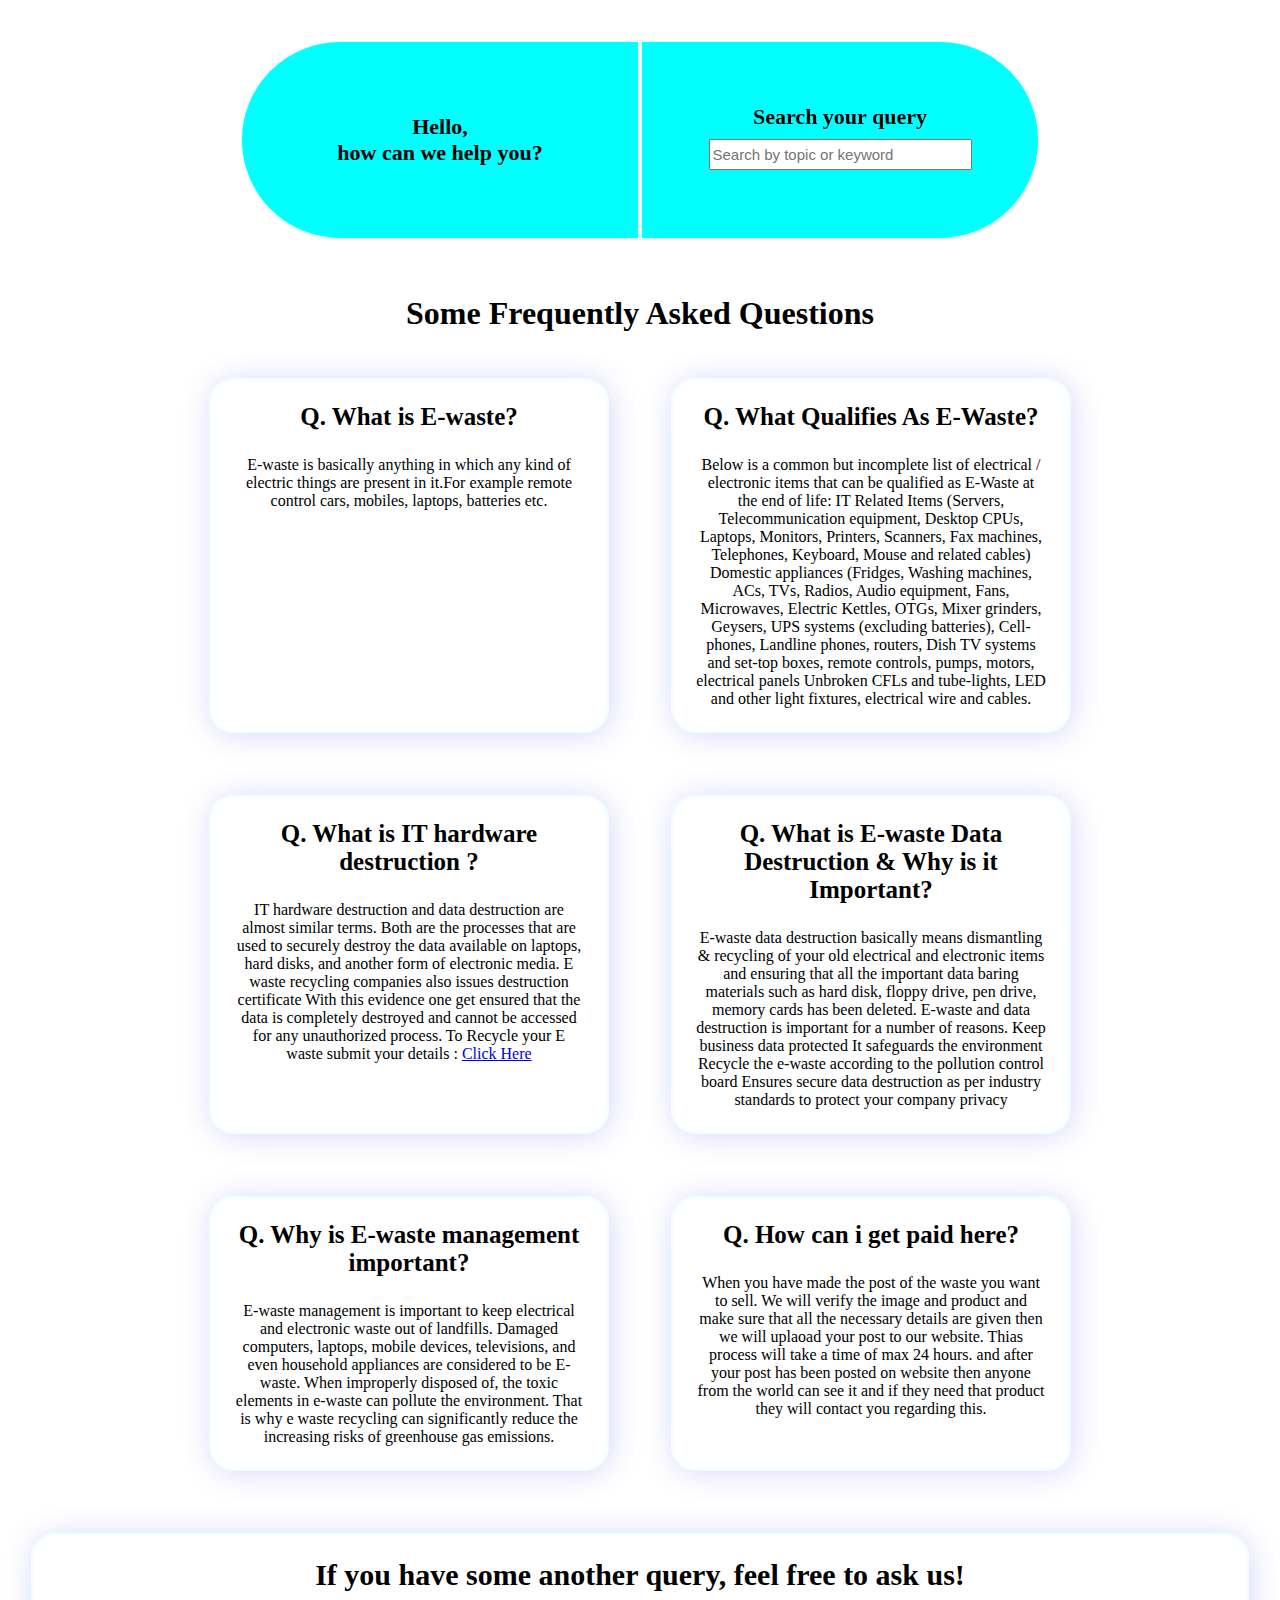
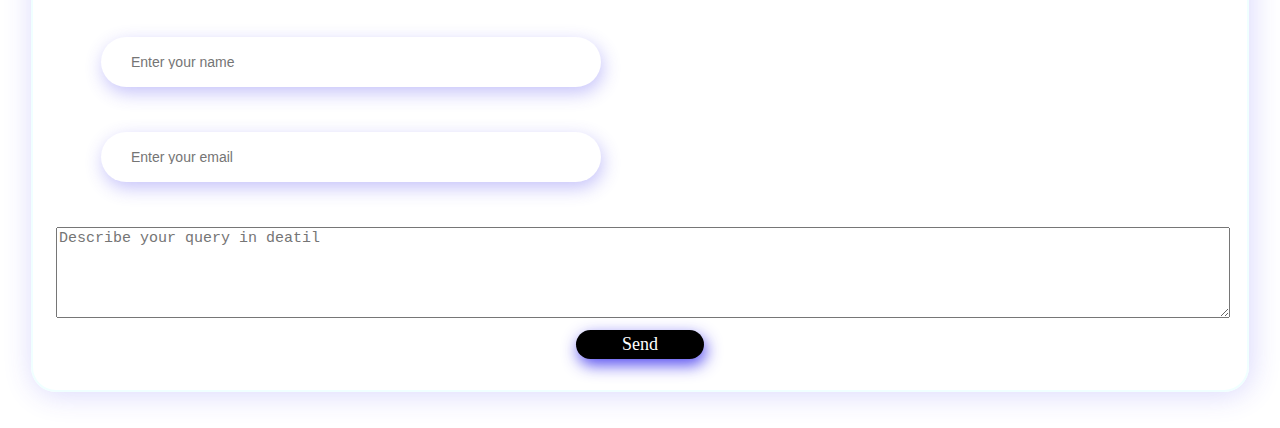
<file: faq.html>
<!DOCTYPE html>
<html lang="en">

<head>
    <meta charset="UTF-8">
    <meta name="viewport" content="width=device-width, initial-scale=1.0">
    <title>FAQ's</title>
</head>
<link rel="stylesheet" href="faq.css">

<body>
    <div class="upper">
        <div class="top" id="left">
            <p> Hello,<br>
                how can we help you?</p>
        </div>
        <div class="top" id="right">
            <p>Search your query</p>
            <div class="inp">
                <input type="text" placeholder="Search by topic or keyword">
            </div>
        </div>
    </div>
    <div class="tit">
        Some Frequently Asked Questions
    </div>
    <div class="cont">
        <div class="ques" id="one">
            <div class="question">
                Q. What is E-waste?
            </div>
            <div class="answer">
                E-waste is basically anything in which any kind of electric things are present in it.For
                example
                remote
                control cars, mobiles, laptops, batteries etc.
            </div>
        </div>
        <div class="ques" id="two">
            <div class="question">
                Q. What Qualifies As E-Waste?
            </div>
            <div class="answer">
                Below is a common but incomplete list of electrical / electronic items that can be qualified as
                E-Waste
                at
                the end of life:

                IT Related Items (Servers, Telecommunication equipment, Desktop CPUs, Laptops, Monitors, Printers,
                Scanners,
                Fax machines, Telephones, Keyboard, Mouse and related cables)
                Domestic appliances (Fridges, Washing machines, ACs, TVs, Radios, Audio equipment, Fans, Microwaves,
                Electric Kettles, OTGs, Mixer grinders, Geysers, UPS systems (excluding batteries), Cell-phones,
                Landline
                phones, routers, Dish TV systems and set-top boxes, remote controls, pumps, motors, electrical
                panels
                Unbroken CFLs and tube-lights, LED and other light fixtures, electrical wire and cables.
            </div>
        </div>
        <div class="ques" id="three">
            <div class="question">
                Q. What is IT hardware destruction ?
            </div>
            <div class="answer">
                IT hardware destruction and data destruction are almost similar terms. Both are the processes that
                are
                used
                to securely destroy the data available on laptops, hard disks, and another form of electronic media.

                E waste recycling companies also issues destruction certificate With this evidence one get ensured
                that
                the
                data is completely destroyed and cannot be accessed for any unauthorized process.

                To Recycle your E waste submit your details : <a href="login.html">Click Here</a>
            </div>
        </div>
        <div class="ques" id="four">
            <div class="question">
                Q. What is E-waste Data Destruction & Why is it Important?

            </div>
            <div class="answer">
                E-waste data destruction basically means dismantling & recycling of your old electrical and
                electronic
                items and ensuring that all the important data baring materials such as hard disk, floppy drive, pen
                drive, memory cards has been deleted. E-waste and data destruction is important for a number of
                reasons.

                Keep business data protected
                It safeguards the environment
                Recycle the e-waste according to the pollution control board
                Ensures secure data destruction as per industry standards to protect your company privacy

            </div>
        </div>
        <div class="ques" id="five">
            <div class="question">
                Q. Why is E-waste management important?
            </div>
            <div class="answer">
                E-waste management is important to keep electrical and electronic waste out of landfills. Damaged
                computers, laptops, mobile devices, televisions, and even household appliances are considered to be
                E-waste. When improperly disposed of, the toxic elements in e-waste can pollute the environment. That is
                why e waste recycling can significantly reduce the increasing risks of greenhouse gas emissions.
            </div>
        </div>
        <div class="ques" id="six">
            <div class="question">
                Q. How can i get paid here?
            </div>
            <div class="answer">
                When you have made the post of the waste you want to sell. We will verify the image and product and make
                sure that all the necessary details are given then we will uplaoad your post to our website. Thias
                process will take a time of max 24 hours. and after your post has been posted on website then anyone
                from the world can see it and if they need that product they will contact you regarding this.
            </div>
        </div>
        <div class="ques" id="ultima">
            <div class="question">
                If you have some another query, feel free to ask us!
                <div class="ask">
                    <div class="formgrp" id="1">
                        <input type="text" name="" placeholder="Enter your name" required>
                    </div>
                    <div class="formgrp" id="2">
                        <input type="text" name="" placeholder="Enter your email" required>
                    </div>
                </div>
            </div>
            <textarea rows="5" cols="80" placeholder="Describe your query in deatil"></textarea>
            <div class="but">
                <div class="btn">
                    &nbsp;&nbsp; &nbsp;Send&nbsp;&nbsp; &nbsp;
                </div>
            </div>
        </div>

    </div>
</body>

</html>
</file>
<file: faq.css>
body{
    margin: 0px;
padding: 0px;
}
.tit{
    text-align: center;
    font-size: 2rem;
    font-weight: bold;
    margin: 10px;
    margin-top: 50px;
    padding: 5px;
}
.cont{
    display: flex;
    flex-wrap: wrap;
    justify-content: center;
    margin: auto;
}
.ques{
    box-shadow: 2px 2px 30px rgba(66, 57, 238, 0.2);
    opacity: 1;
    border: 2px solid azure;
    margin: 31px;
    padding: 23px;
    width: 350px;
    height: auto;
    /* cursor: pointer; */
    /* border-top-left-radius: 10px;
    border-bottom-right-radius: 10px; */
    border-radius: 25px;
    text-align: center;
    transition-property: all;
    justify-content: center;
    
    
    /* text-decoration: none; */
    /* align-items: center; */
}
.question{
    font-weight: bolder;
    font-size: 25px;
    margin-bottom: 25px;
}
.upper{
    display: flex;
    flex-wrap: wrap;
    justify-content: center;
    margin: auto;
}
.top{
    /* box-shadow: 2px 2px 30px rgba(66, 57, 238, 0.2); */
    opacity: 1;
    background-color: aqua;
    border: 2px solid azure;
    /* margin: px; */
    padding: 23px;
    width: 350px;
    height: 150px;
    margin-top: 40px;
    /* cursor: pointer; */
    /* border-top-left-radius: 10px;
    border-bottom-right-radius: 10px; */
    /* border-radius: 25px; */
    
    text-align: center;
    transition-property: all;
    /* display: flex; */
    justify-content: center;
    
    /* text-decoration: none; */
    /* align-items: center; */
}
.top p{
    margin: 10px;
    padding: 4px;
    font-size: 22px;
    font-weight: bold;
}
#left{
    display: flex;
    align-items: center;
    border-top-left-radius: 100px;
    border-bottom-left-radius: 100px;
}
#right{
    border-bottom-right-radius: 100px;
    border-top-right-radius: 100px;
}
.top input{
    width: 255px;
    transform: translate3d(0px,20px,0px);
    height: 25px;
    font-size: 15px;

}
#right p{
    transform: translate3d(0px,25px,0px);
}

#ultima{
    width: 100%;
    height: auto;
    /* background-color:rgba(66, 57, 238, 0.2); */
}
#ultima .question{
    font-size: 30px;
    /* display: flex; */
    /* flex-wrap: wrap; */
}
.ultima .ask{
    display: flex;
    /* flex-direction: row; */
    flex-wrap: wrap;
}
.formgrp {
    width: 60vw;
    height: 50px;
    box-shadow: 2px 6px 18px rgba(66, 57, 238, 0.3);
    border-radius: 30px;
    display: flex;
    align-items: center;
    margin: 45px;
    /* text-align: center; */
}
.formgrp input {
    height: 12px;
    width: 93%;
    outline: none;
    border: none;
    font-size: 14px;
    margin: 28px;
}
.ques textarea{
    /* transform: translate3d(50%,0px,0px); */
    font-size: 15px;
    width: 100%;
}
#ultima .but{
    display: flex;
    justify-content: center;
}
.btn{
    /* background-color: black; */
    margin: 8px;
    width: 100px;
    color: white;
    border-radius: 20px;
    font-size: 18px;
    padding: 4px 14px;
    /* border: 2px solid red; */
    cursor: pointer;
    box-shadow: 2px 6px 16px rgba(66, 57, 238, 0.9);
    text-align: center;
    background-color: black;
    /* transform: translate3d(100px,0px,0px); */
}









/* MEDIA QUERIES */







@media(min-width:300px) and (max-width:800px)
{
    #left{
        border-bottom-left-radius: 0px;
        border-top-right-radius: 100px;

    }
    #right{
        border-bottom-left-radius: 100px;
        border-top-right-radius: 0px;
        margin-top: 0px;
    }
}
@media(min-width:768px){
    .formgrp{
        width: 500px;
    }
}
@media(max-width:500px)
{    .formgrp{
        width: 90%;
        margin-top: 45px;
        margin-left: 2px;
    }
    .ques{
        margin: 4px;
        margin-top: 30px;
    }
}
</file>
